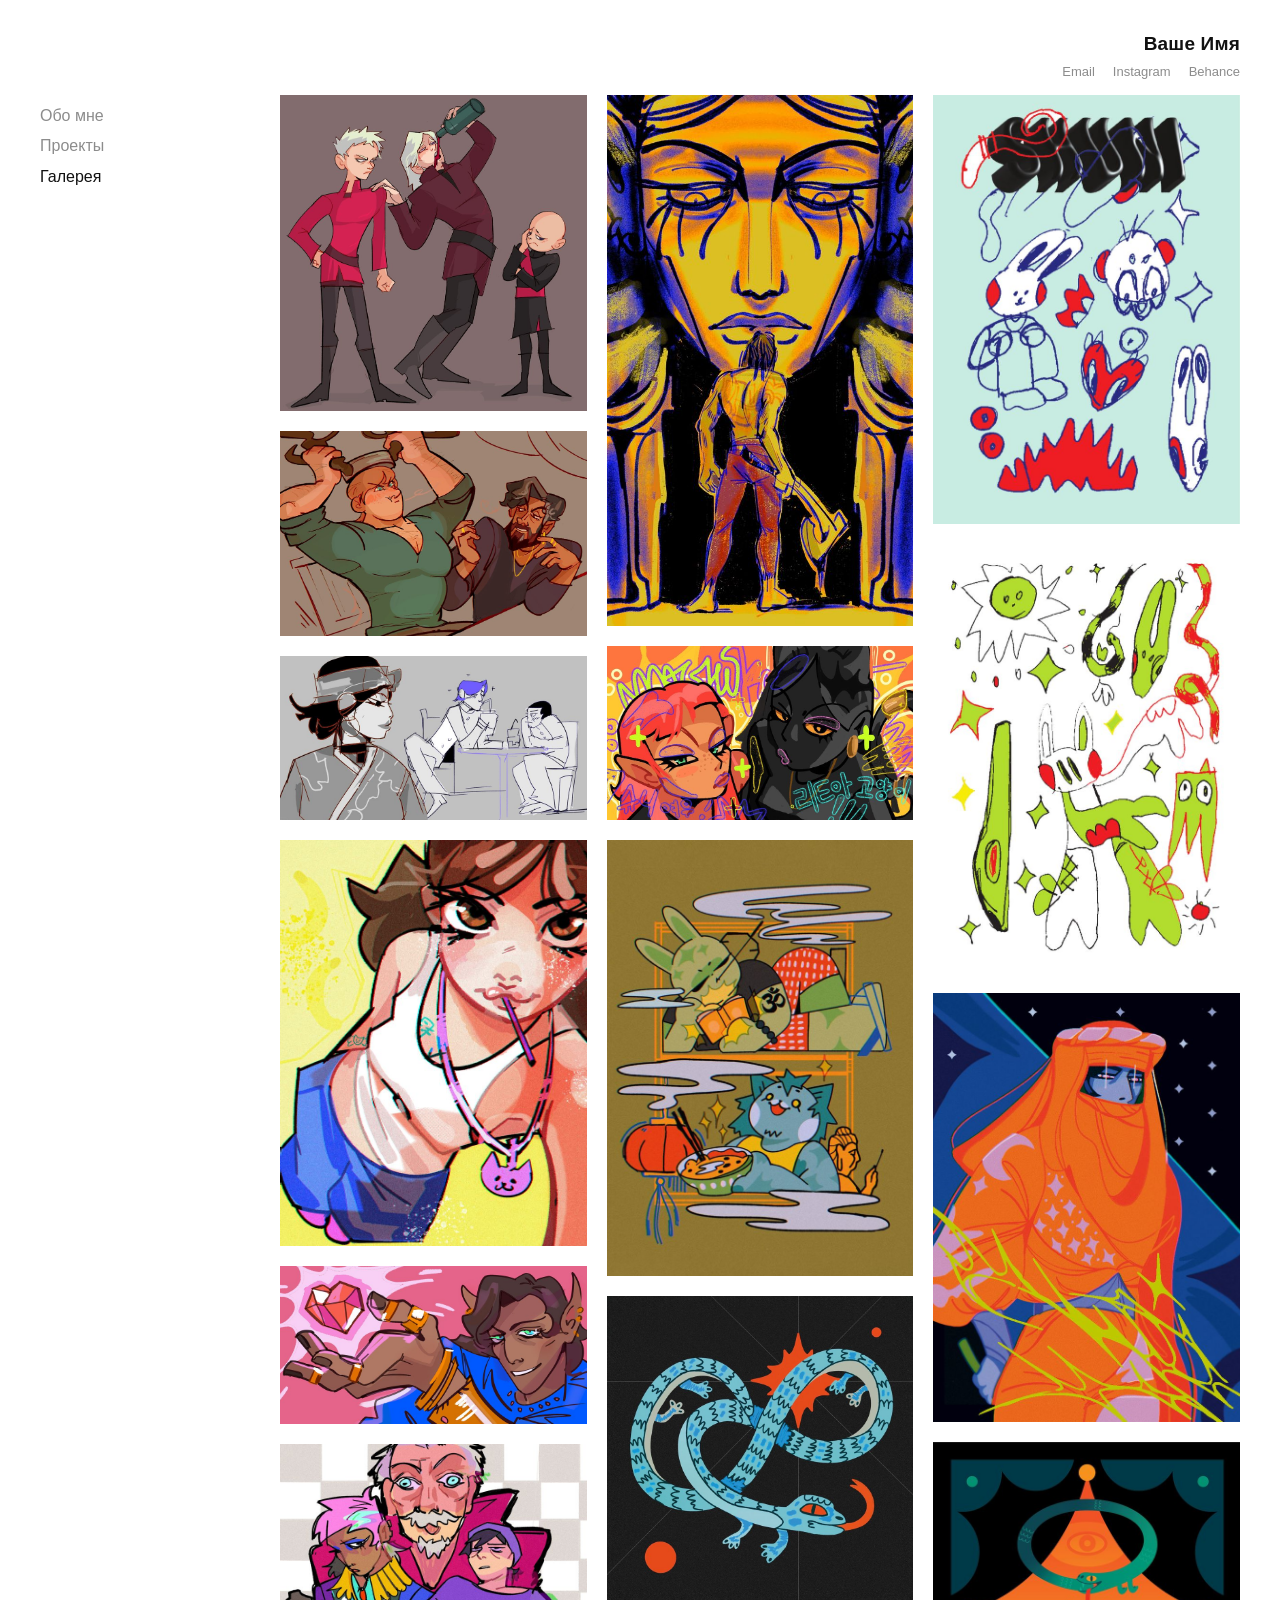
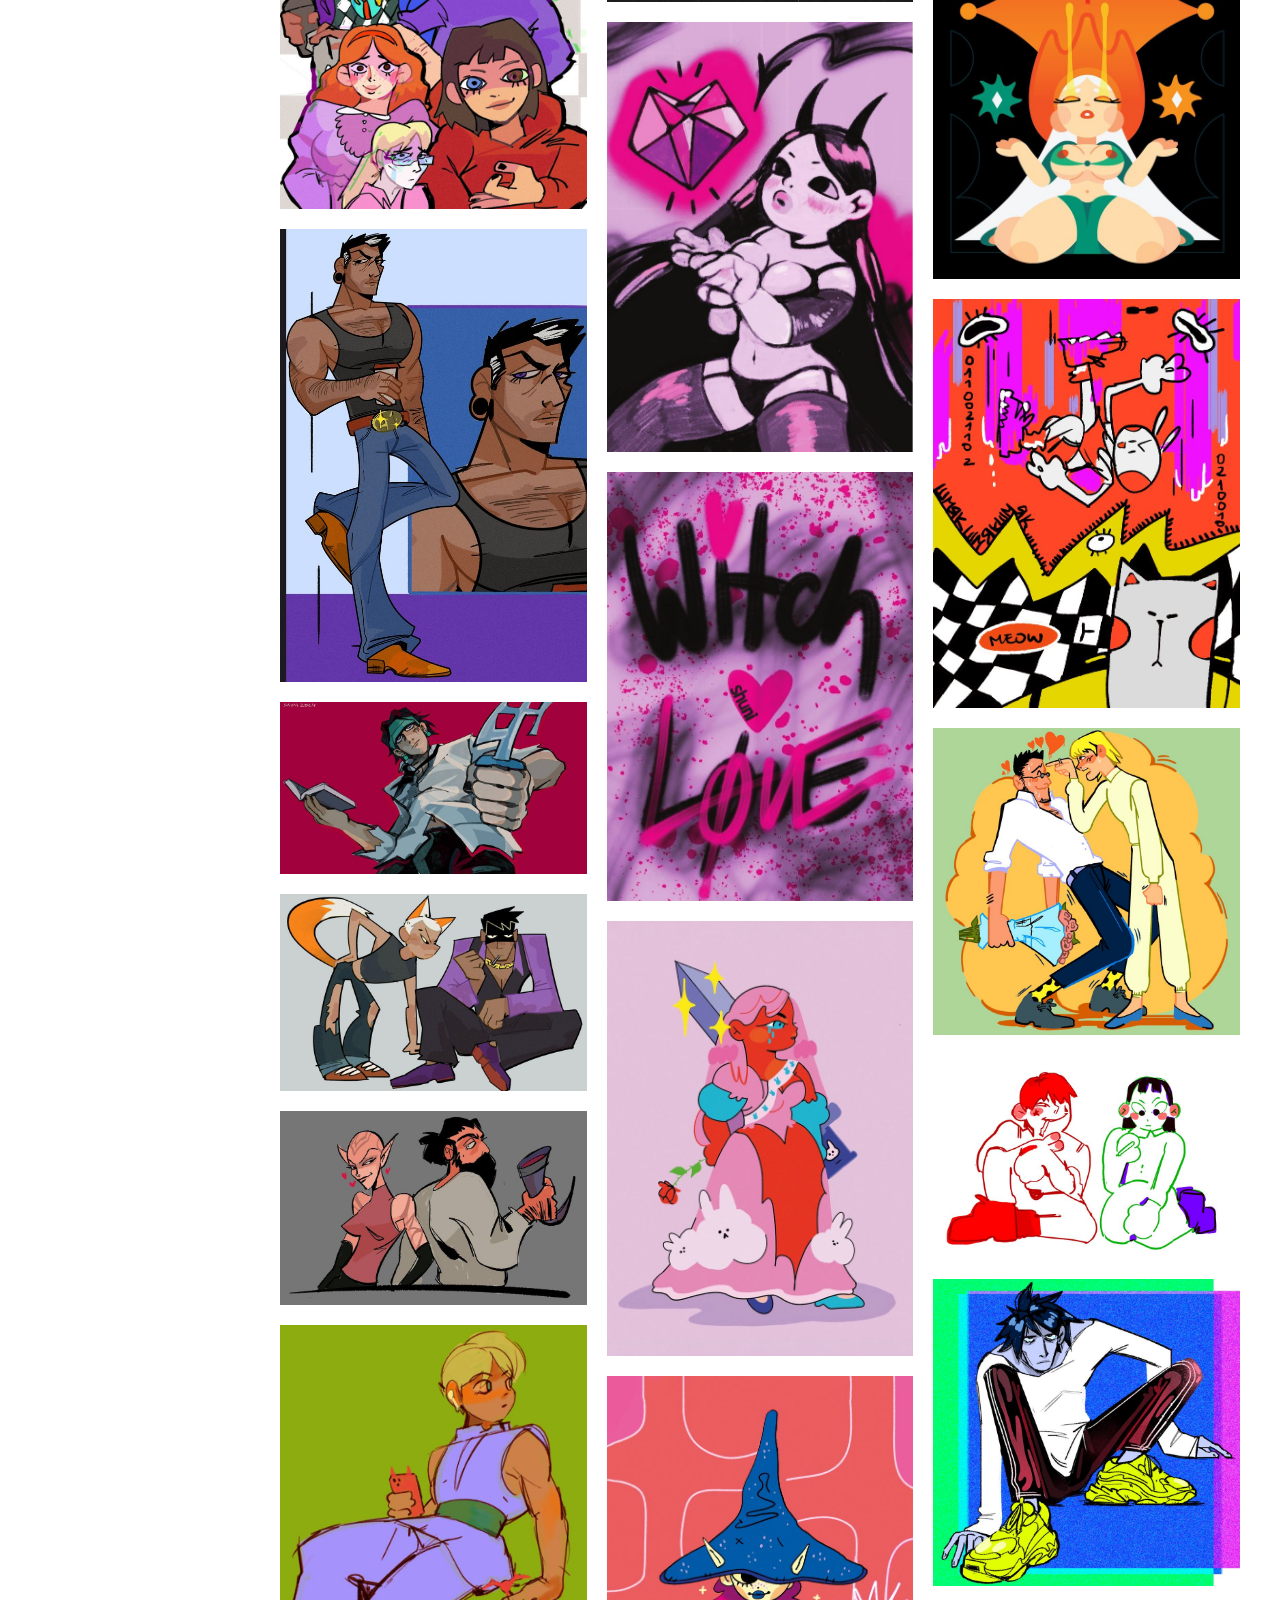
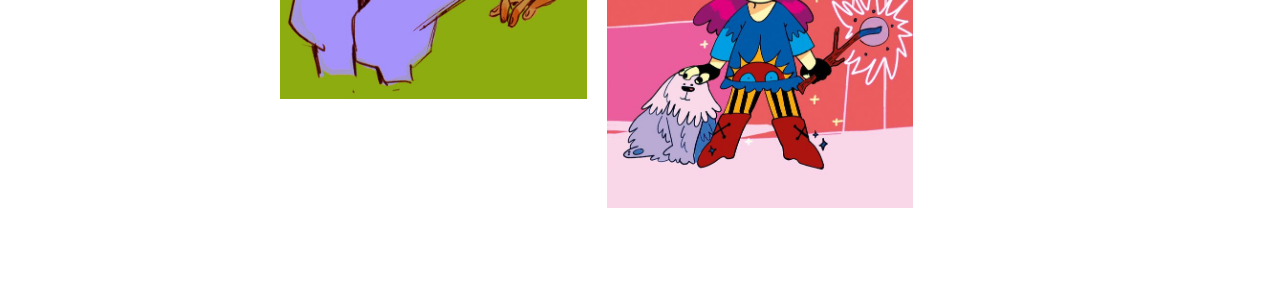
<file: gallery.html>
<!DOCTYPE html>
<html lang="ru">
<head>
<meta charset="utf-8">
<meta name="viewport" content="width=device-width, initial-scale=1">
<title>Портфолио</title>
<link rel="stylesheet" href="style.css">
</head>
<body data-page="gallery">
<header class="top" id="top"></header>
<div class="layout">
  <nav class="nav" id="nav" aria-label="Разделы"></nav>
  <main id="main"></main>
</div>
<dialog id="lb" aria-label="Просмотр рисунка"><img alt=""><p></p></dialog>
<script src="site.js"></script>
</body>
</html>
</file>
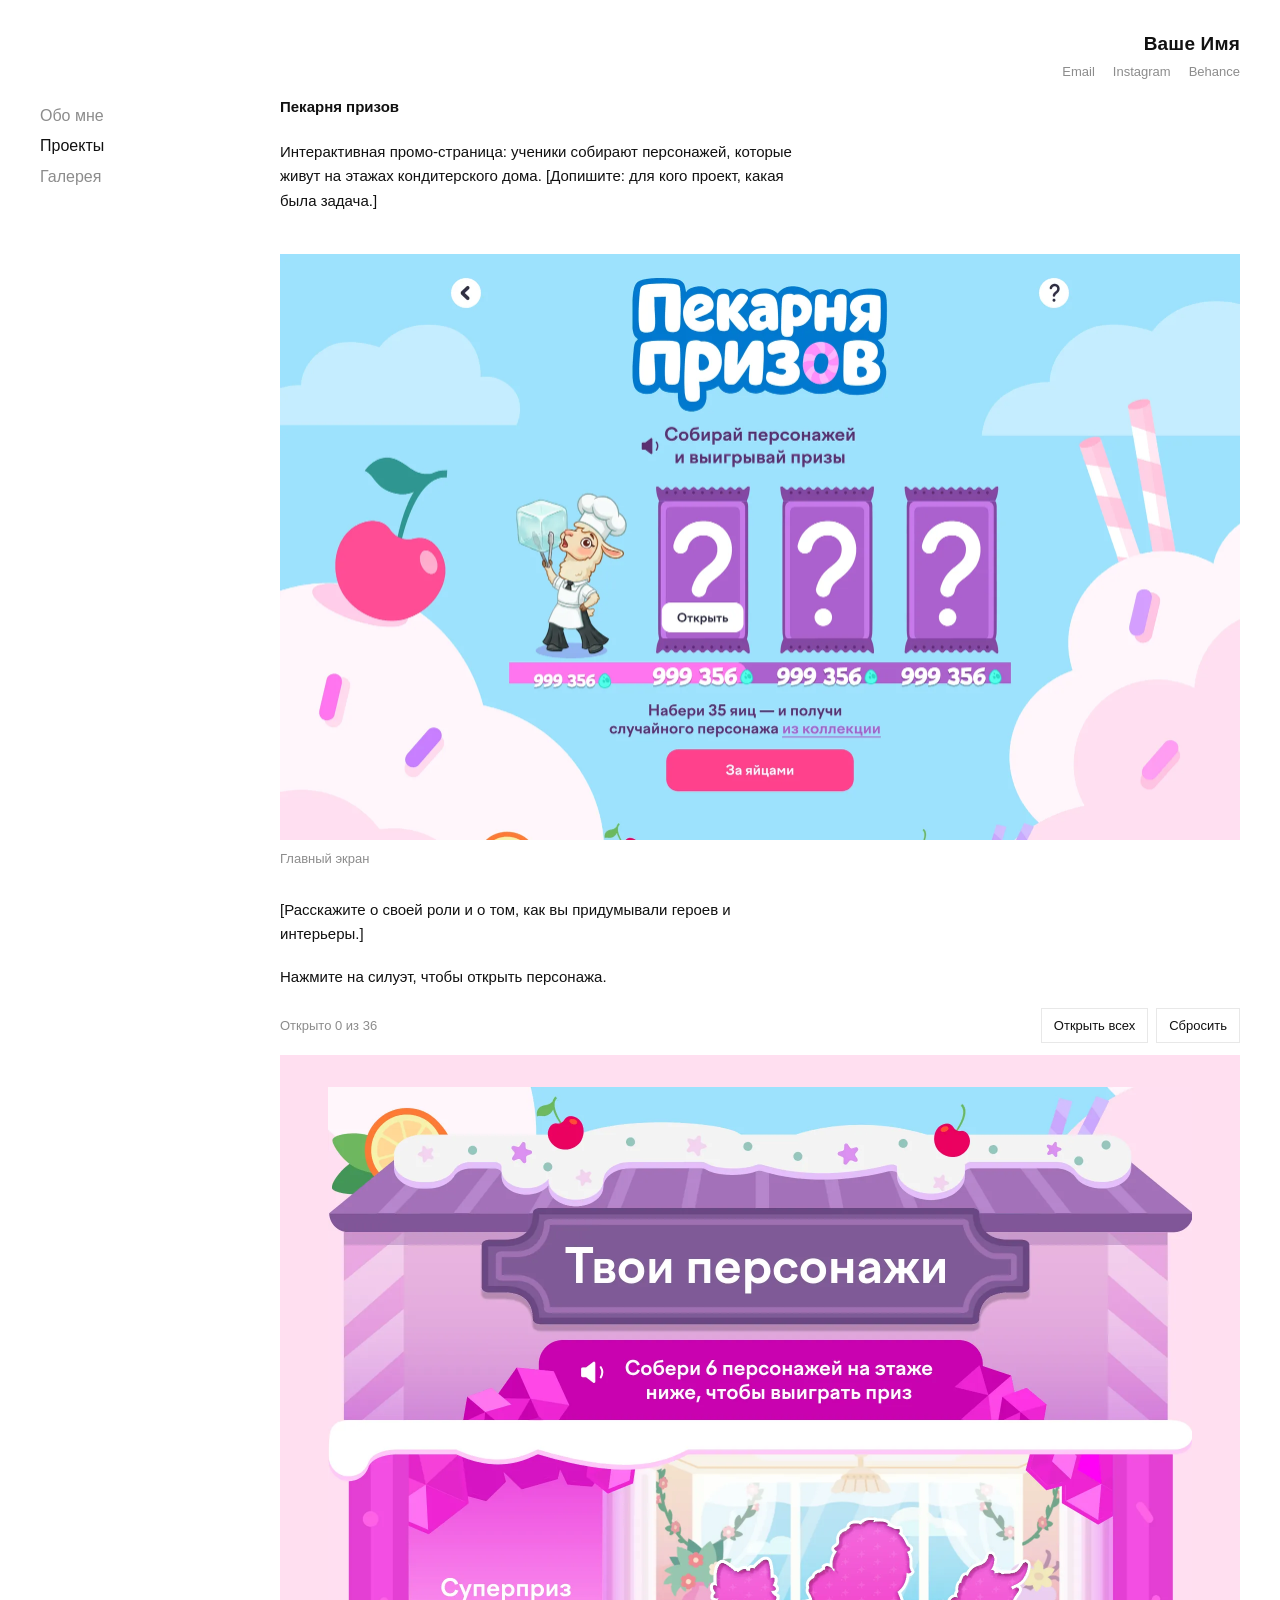
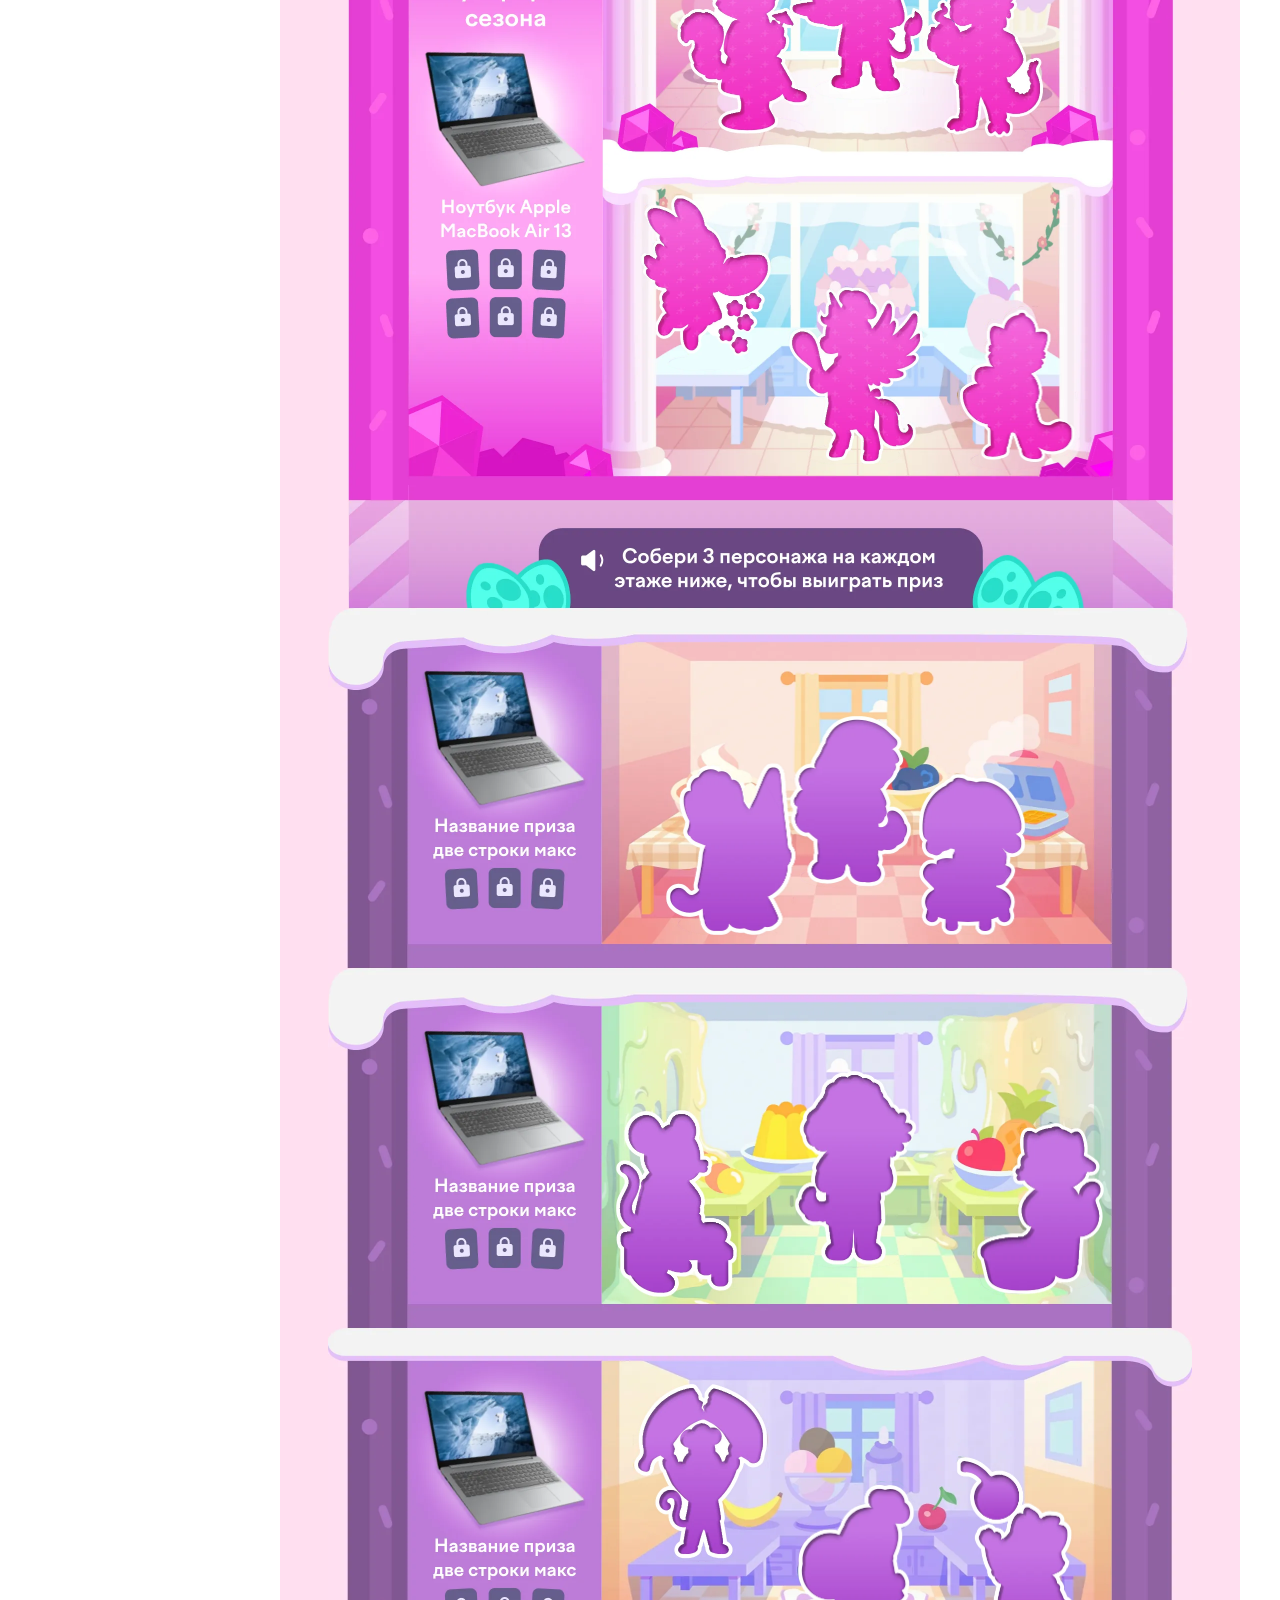
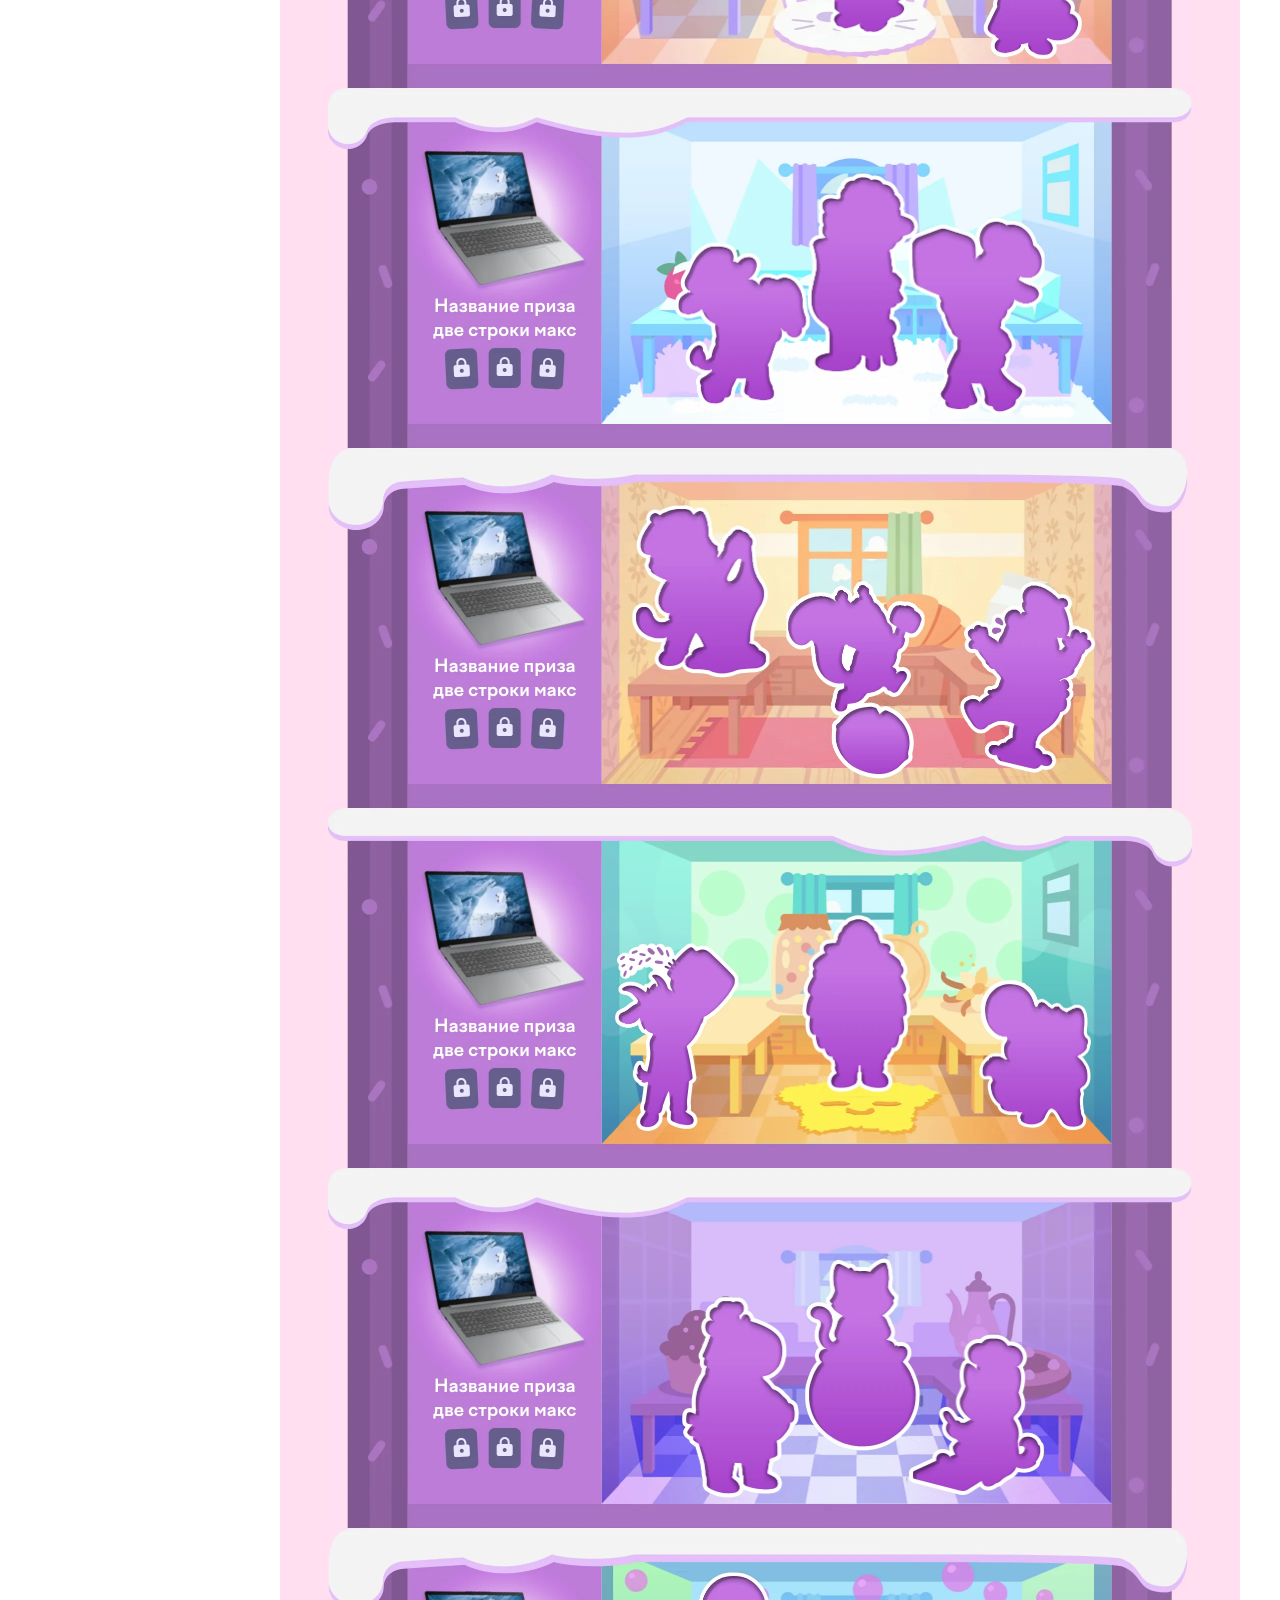
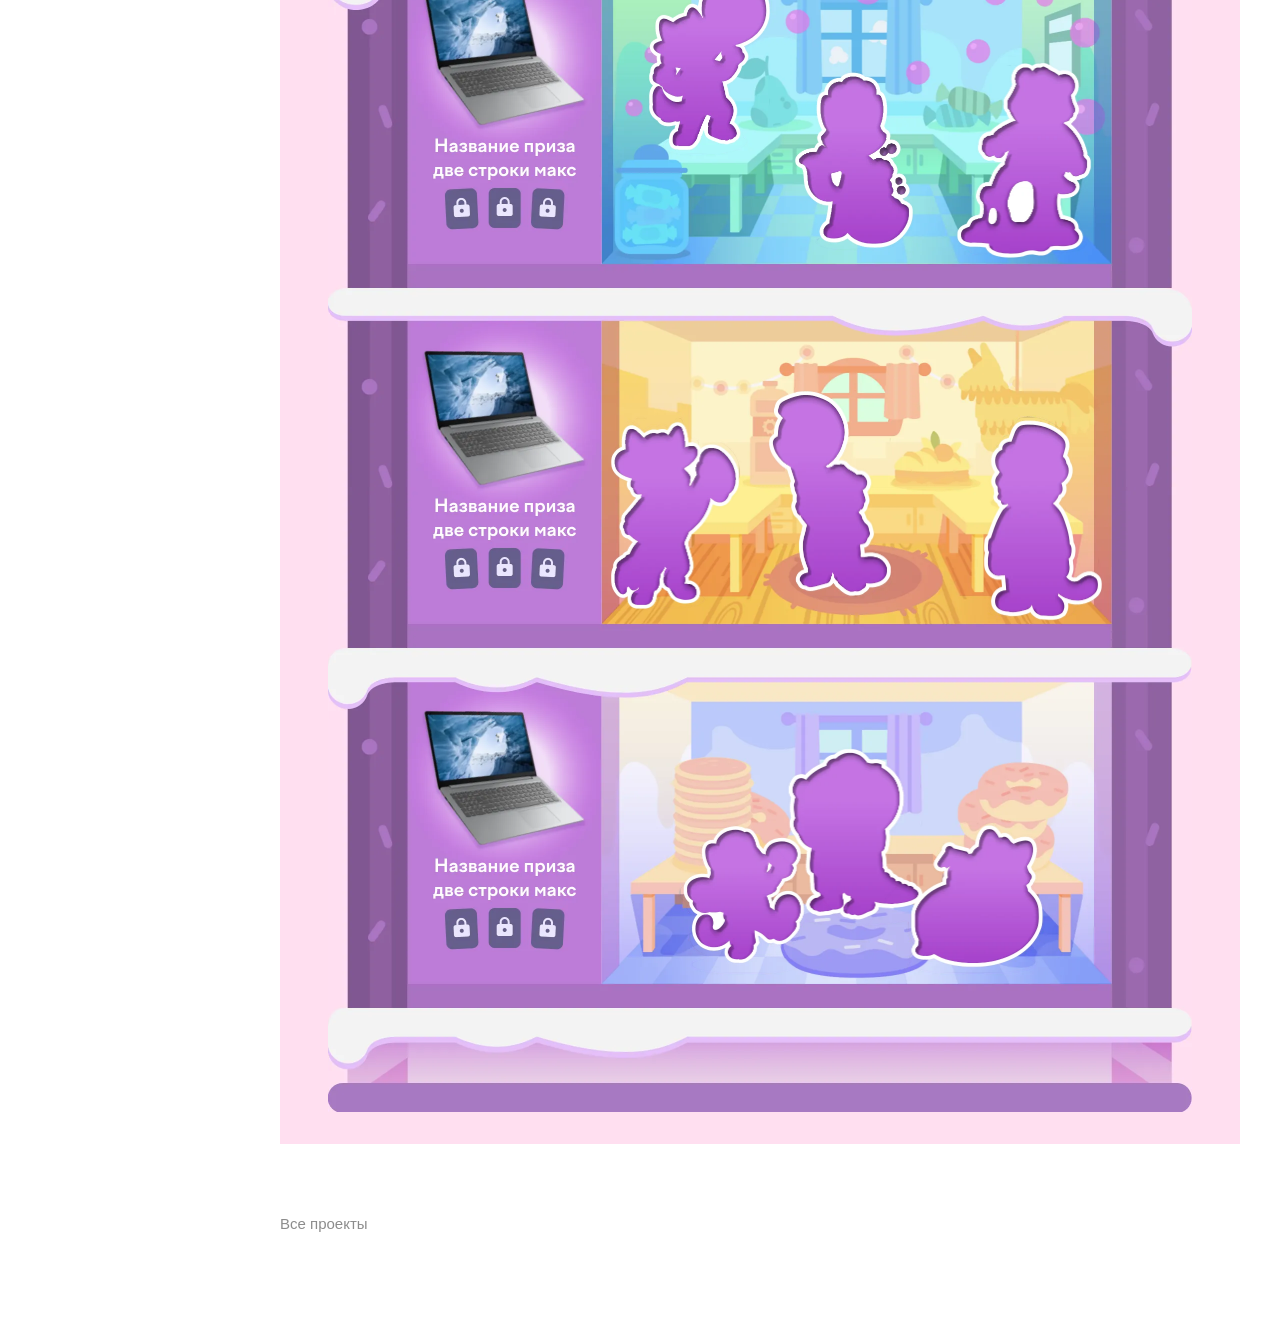
<file: project.html>
<!DOCTYPE html>
<html lang="ru">
<head>
<meta charset="utf-8">
<meta name="viewport" content="width=device-width, initial-scale=1">
<title>Портфолио</title>
<link rel="stylesheet" href="style.css">
</head>
<body data-page="project">
<header class="top" id="top"></header>
<div class="layout">
  <nav class="nav" id="nav" aria-label="Разделы"></nav>
  <main id="main"></main>
</div>
<dialog id="lb" aria-label="Просмотр рисунка"><img alt=""><p></p></dialog>
<script src="bakery.js"></script>
<script src="wardrobe.js"></script>
<script src="site.js"></script>
</body>
</html>
</file>
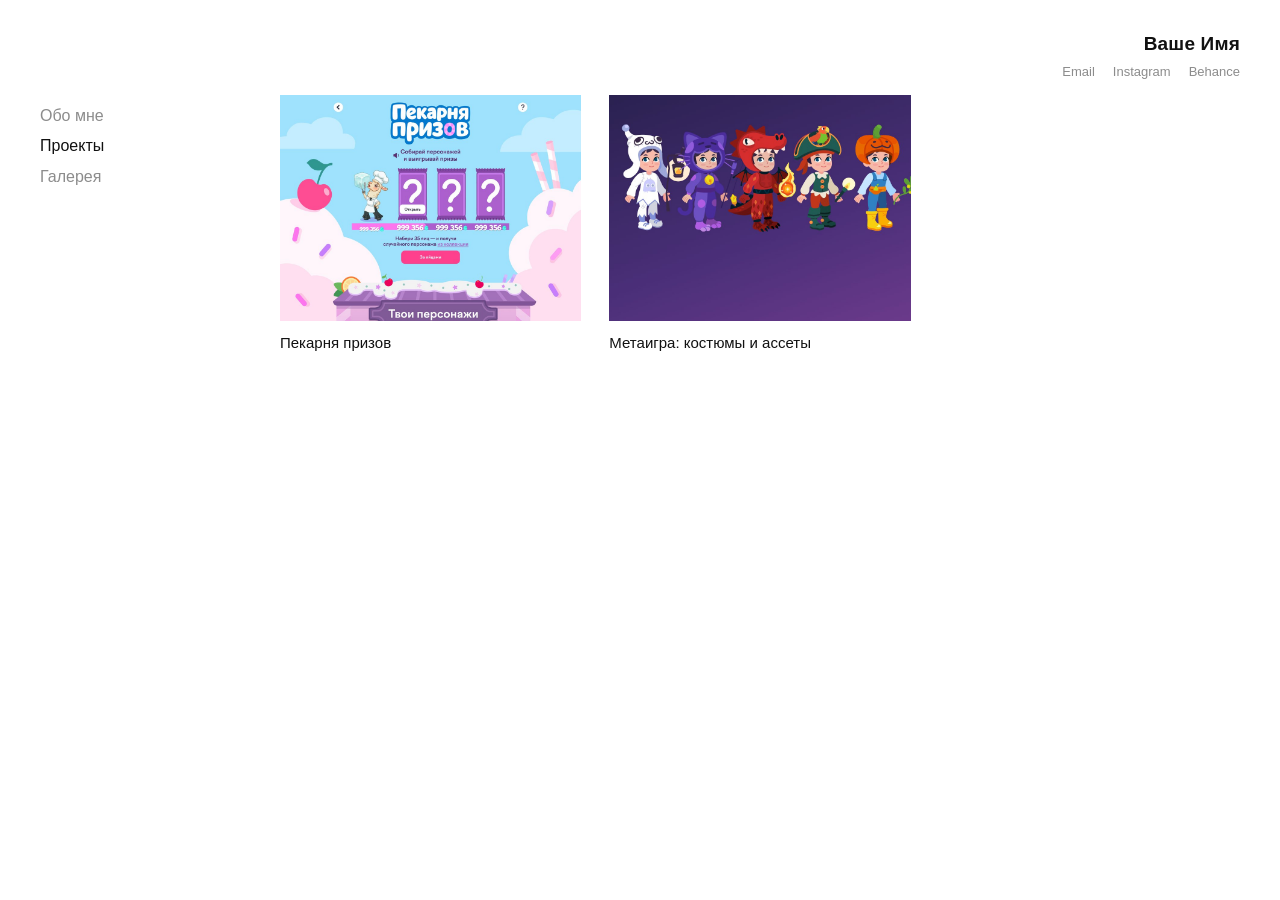
<file: projects.html>
<!DOCTYPE html>
<html lang="ru">
<head>
<meta charset="utf-8">
<meta name="viewport" content="width=device-width, initial-scale=1">
<title>Портфолио</title>
<link rel="stylesheet" href="style.css">
</head>
<body data-page="projects">
<header class="top" id="top"></header>
<div class="layout">
  <nav class="nav" id="nav" aria-label="Разделы"></nav>
  <main id="main"></main>
</div>
<dialog id="lb" aria-label="Просмотр рисунка"><img alt=""><p></p></dialog>
<script src="site.js"></script>
</body>
</html>
</file>
<file: style.css>
:root{--fg:#111;--mute:#8c8c8c;--line:#e8e8e8;--ph:#f2f2f2}
*{box-sizing:border-box}
html{-webkit-text-size-adjust:100%}
body{margin:0;background:#fff;color:var(--fg);font:15px/1.65 "Helvetica Neue",Helvetica,Arial,sans-serif}
a{color:inherit;text-decoration:none}
a:focus-visible,button:focus-visible{outline:2px solid var(--fg);outline-offset:3px}
img{display:block;max-width:100%;height:auto}
main{min-width:0}

.top{display:flex;justify-content:flex-end;padding:28px 40px 0}
.id{text-align:right}
.id .name{font-size:19px;font-weight:600;letter-spacing:.01em}
.id .contacts{display:flex;gap:18px;justify-content:flex-end;margin-top:2px;font-size:13px;color:var(--mute)}
.id .contacts a:hover{color:var(--fg)}

.layout{display:grid;grid-template-columns:200px minmax(0,1fr);gap:40px;padding:12px 40px 96px}
.nav{position:sticky;top:28px;align-self:start;display:flex;flex-direction:column;gap:4px;padding-top:8px}
.nav a{color:var(--mute);font-size:16px;width:max-content}
.nav a:hover,.nav a[aria-current]{color:var(--fg)}

h1{font-size:15px;font-weight:600;margin:0 0 20px}
.about{display:grid;grid-template-columns:minmax(0,420px) minmax(0,1fr);gap:48px;align-items:start}
.about p{margin:0 0 1em;max-width:62ch}
.about .portrait{width:100%}

.grid{display:grid;grid-template-columns:repeat(auto-fill,minmax(300px,1fr));gap:40px 28px}
.card{display:block}
.card img{width:100%;aspect-ratio:4/3;object-fit:cover;background:var(--ph)}
.card b{display:block;font-weight:500;margin-top:10px}
.card span{color:var(--mute);font-size:13px}
.card:hover b{text-decoration:underline;text-underline-offset:3px}

.project{max-width:980px}
.project .meta{color:var(--mute);font-size:13px;margin:-12px 0 28px}
.project .lead{max-width:62ch;margin-bottom:40px}
.project p{max-width:62ch;margin:0 0 1.2em}
.project figure{margin:0 0 28px}
.project figcaption{color:var(--mute);font-size:13px;margin-top:8px}
.back{display:inline-block;margin-top:40px;color:var(--mute)}
.back:hover{color:var(--fg)}

.masonry{column-width:280px;column-gap:20px}
.masonry figure{margin:0 0 20px;break-inside:avoid;-webkit-column-break-inside:avoid;page-break-inside:avoid}
.masonry button{display:block;width:100%;margin:0;padding:0;border:0;background:var(--ph);cursor:zoom-in;line-height:0}
.masonry img{width:100%;height:auto}

/* интерактив «Пекарня призов» */
.bakery{margin:8px 0 28px}
.bk-bar{display:flex;justify-content:space-between;align-items:center;gap:12px;flex-wrap:wrap;margin-bottom:12px;color:var(--mute);font-size:13px}
.bk-btns{display:flex;gap:8px}
.bk-btns button{font:inherit;font-size:13px;color:var(--fg);background:#fff;border:1px solid var(--line);padding:6px 12px;cursor:pointer}
.bk-btns button:hover{border-color:var(--fg)}
.bk-panel{background:#ffdff0;padding:clamp(8px,3vw,32px) 0}
.bk-stage{position:relative;max-width:864px;margin:0 auto}
.bk-stage.hot{cursor:pointer}
.bk-band{display:block;width:100%;height:auto}
.bk-sil{position:absolute;display:block;max-width:none;transform-origin:50% 85%;transition:opacity .45s ease,transform .45s cubic-bezier(.2,.9,.3,1.3);pointer-events:none}
.bk-sil.gone{opacity:0;transform:scale(1.1);visibility:hidden;transition:opacity .45s ease,transform .45s cubic-bezier(.2,.9,.3,1.3),visibility 0s .45s}
@media (prefers-reduced-motion:reduce){.bk-sil,.bk-sil.gone{transition:none}}

/* wardrobe */
.wardrobe{margin:8px 0 28px}
.wd-scene{padding:24px}
.wd-parade{background:#211c3a;color:#fff}
.wd-head{display:flex;justify-content:space-between;align-items:center;gap:12px;flex-wrap:wrap}
.wd-stat{margin:0;font-size:14px;color:#b9b3d9}.wd-stat b{font-size:30px;font-weight:600;color:#fff;margin-right:4px}
.wd-sw{display:flex;gap:6px}
.wd-sw button{font:inherit;font-size:13px;padding:6px 14px;border:1px solid currentColor;border-radius:99px;background:transparent;color:inherit;cursor:pointer}
.wd-parade .wd-sw button.on{background:#fff;color:#211c3a;border-color:#fff}
.wd-fit .wd-sw button.on{background:#111;color:#fff;border-color:#111}
.wd-row{display:flex;gap:4px;overflow-x:auto;padding:20px 0 14px;margin-top:8px;border-bottom:3px solid #3b3463;scroll-snap-type:x proximity}
.wd-fig{flex:none;scroll-snap-align:start;background:none;border:0;padding:0;color:#fff;cursor:pointer;font:inherit;opacity:0;transform:translateY(26px);transition:opacity .5s ease,transform .5s ease;transition-delay:calc(var(--i)*70ms)}
.wd-row.in .wd-fig{opacity:1;transform:none}
.wd-fig:hover .wd-char{transform:translateY(-6px)}
.wd-fig .wd-char{transition:transform .25s ease}
.wd-fig em{display:block;margin-top:4px;font-style:normal;font-size:12px;color:#b9b3d9}
.wd-hint{margin:10px 0 0;font-size:12px;color:#8e88b4}
.wd-char{--s:.3;position:relative;display:block;width:calc(600px*var(--s));height:calc(740px*var(--s));overflow:hidden}
.wd-char img{position:absolute;left:calc(-200px*var(--s));top:calc(-40px*var(--s));width:calc(1000px*var(--s));height:auto;max-width:none}
.wd-fit{display:grid;grid-template-columns:minmax(0,370px) minmax(0,1fr);gap:28px;align-items:center;background:color-mix(in srgb,var(--c,#7a6cf0) 28%,#f7f4ff);transition:background .6s ease}
.wd-stage{position:relative;justify-self:center}
.wd-stage .wd-char{--s:.62;z-index:1}
.wd-floor{position:absolute;left:12%;right:12%;bottom:5%;height:26px;border-radius:50%;background:rgba(0,0,0,.14);filter:blur(7px)}
.wd-char img.pop{animation:wdpop .35s ease}
@keyframes wdpop{0%{transform:translateY(-8px) scale(1.02)}100%{transform:none}}
.wd-sec h4{margin:14px 0 6px;font-size:11px;font-weight:600;letter-spacing:.08em;text-transform:uppercase;color:#555}
.wd-sec.lock{opacity:.4;pointer-events:none}
.wd-tiles{display:flex;flex-wrap:wrap;gap:6px}
.wd-tiles button{position:relative;width:64px;height:64px;padding:0;overflow:hidden;border:2px solid transparent;border-radius:16px;background:rgba(255,255,255,.72);cursor:pointer;font:inherit;font-size:20px;color:#888}
.wd-tiles button.on{border-color:#111;background:#fff}
.wd-tiles button img{position:absolute;max-width:none;height:auto}
.wd-tiles .wd-char{--s:.115;margin:0 auto}
.wd-tiles .wd-char img{position:absolute}
.wd-act{display:flex;gap:8px;margin-top:16px;flex-wrap:wrap}
.wd-act button{font:inherit;font-size:13px;padding:8px 14px;border:1px solid #111;background:#fff;cursor:pointer}
.wd-act button:hover{background:#111;color:#fff}
.wd-count{margin:12px 0 0;font-size:13px;color:#555}.wd-count b{color:#111}
@media (max-width:760px){.wd-fit{grid-template-columns:1fr}.wd-scene{padding:16px}}
@media (prefers-reduced-motion:reduce){.wd-fig,.wd-fig .wd-char,.wd-fit{transition:none}.wd-char img.pop{animation:none}}

/* wardrobe mobile */
.wd-stage .wd-sw{position:absolute;top:10px;left:10px;z-index:3}
.wd-tabs{display:none}
@media (max-width:760px){
  .wardrobe{margin-left:-20px;margin-right:-20px}
  .wd-scene{padding:0}
  .wd-parade{padding:18px 0 14px}
  .wd-parade .wd-head,.wd-parade .wd-hint{padding:0 16px}
  .wd-row{padding:20px 16px 14px;gap:0;scroll-snap-type:x mandatory}
  .wd-parade .wd-char{--s:.42}
  .wd-fit{display:block}
  .wd-stage{position:sticky;top:0;z-index:5;height:54vh;height:54dvh;max-height:580px;overflow:hidden;display:flex;align-items:center;justify-content:center;background:color-mix(in srgb,var(--c,#7a6cf0) 28%,#f7f4ff);transition:background .6s ease}
  .wd-stage .wd-char{margin:0 auto;flex:none}
  .wd-floor{bottom:4%}
  .wd-ctrl{position:relative;z-index:1;padding:14px 16px 28px}
  .wd-tabs{display:flex;gap:6px;margin-bottom:12px}
  .wd-tabs button{flex:1;font:inherit;font-size:14px;padding:10px 0;border:1px solid #111;border-radius:99px;background:transparent;color:#111;cursor:pointer}
  .wd-tabs button.on{background:#111;color:#fff}
  .wd-sec{display:none}
  .wd-ctrl[data-tab="base"] .wd-sec[data-k="base"],.wd-ctrl[data-tab="hat"] .wd-sec[data-k="hat"],.wd-ctrl[data-tab="wep"] .wd-sec[data-k="wep"]{display:block}
  .wd-sec h4{display:none}
  .wd-tiles{flex-wrap:nowrap;overflow-x:auto;padding-bottom:8px;scroll-snap-type:x proximity}
  .wd-tiles button{flex:none;width:76px;height:76px;scroll-snap-align:start}
  .wd-tiles .wd-char{--s:.135;margin-left:-3px}
  .wd-act{margin-top:6px}
  .wd-act button{flex:1;padding:12px 10px}
}

dialog{border:0;padding:0;background:#fff;max-width:100vw;max-height:100vh;width:100vw;height:100vh}
dialog[open]{display:flex;flex-direction:column;align-items:center;justify-content:center;gap:12px;cursor:zoom-out}
dialog img{max-width:92vw;max-height:84vh;object-fit:contain}
dialog p{margin:0;color:var(--mute);font-size:13px}

@media (max-width:760px){
  .top{justify-content:flex-start;padding:20px 20px 0}
  .id{text-align:left}.id .contacts{justify-content:flex-start}
  .layout{grid-template-columns:minmax(0,1fr);gap:20px;padding:16px 20px 64px}
  .nav{position:static;flex-direction:row;gap:20px;padding:0 0 12px;border-bottom:1px solid var(--line)}
  .about{grid-template-columns:1fr;gap:24px}
}
</file>
